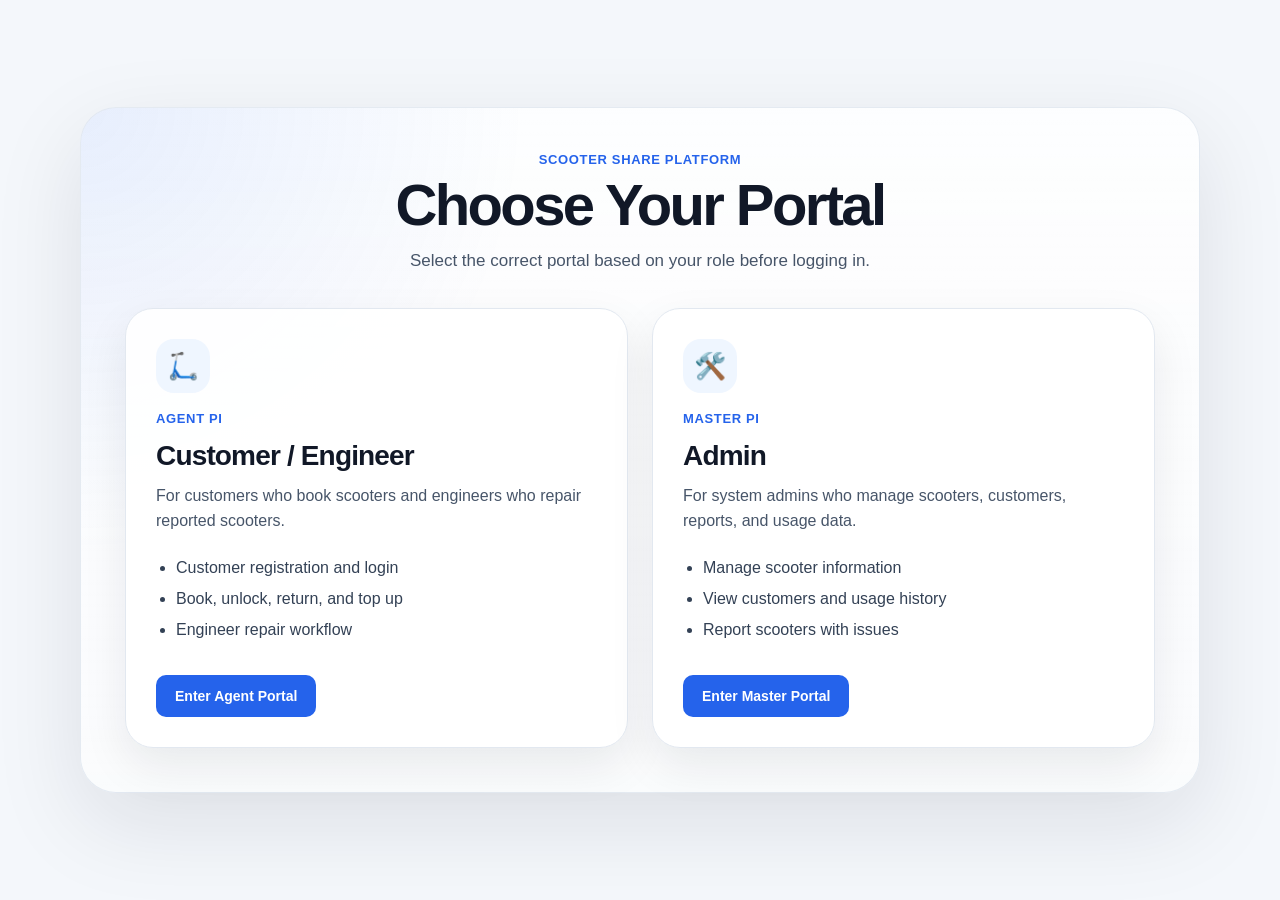
<file: frontend/index.html>
<!DOCTYPE html>
<html lang="en">
<head>
  <meta charset="UTF-8" />
  <meta name="viewport" content="width=device-width, initial-scale=1.0" />
  <title>Scooter Share Platform</title>
  <link rel="stylesheet" href="css/style.css" />
</head>
<body>
  <main class="portal-page">
    <section class="portal-shell">
        <section class="portal-header">
        <p class="eyebrow">SCOOTER SHARE PLATFORM</p>
        <h1>Choose Your Portal</h1>
        <p class="portal-subtitle">
            Select the correct portal based on your role before logging in.
        </p>
        </section>

        <section class="portal-options">
        <article class="portal-option-card">
            <div class="portal-icon">🛴</div>
            <p class="eyebrow">AGENT PI</p>
            <h2>Customer / Engineer</h2>
            <p class="portal-description">
            For customers who book scooters and engineers who repair reported scooters.
            </p>

            <ul class="portal-list">
            <li>Customer registration and login</li>
            <li>Book, unlock, return, and top up</li>
            <li>Engineer repair workflow</li>
            </ul>

            <a class="primary-button portal-action" href="agent/login.html">
            Enter Agent Portal
            </a>
        </article>

        <article class="portal-option-card">
            <div class="portal-icon">🛠️</div>
            <p class="eyebrow">MASTER PI</p>
            <h2>Admin</h2>
            <p class="portal-description">
            For system admins who manage scooters, customers, reports, and usage data.
            </p>

            <ul class="portal-list">
            <li>Manage scooter information</li>
            <li>View customers and usage history</li>
            <li>Report scooters with issues</li>
            </ul>

            <a class="primary-button portal-action" href="master/login.html">
            Enter Master Portal
            </a>
        </article>
        </section>
    </section>
   </main>
</body>
</html>
</file>
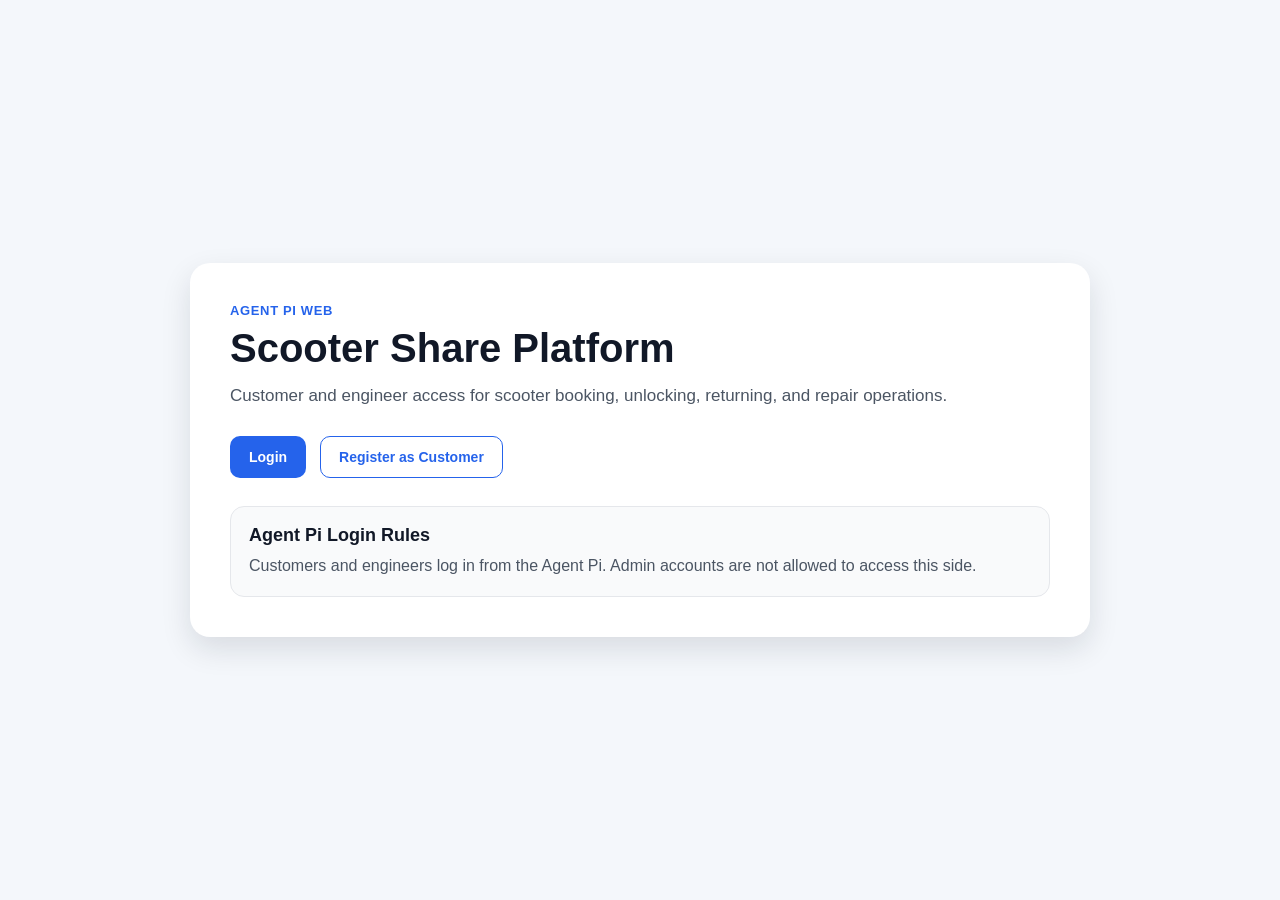
<file: frontend/agent/index.html>
<!DOCTYPE html>
<html lang="en">
<head>
  <meta charset="UTF-8" />
  <meta name="viewport" content="width=device-width, initial-scale=1.0" />
  <title>Agent Pi - Scooter Share</title>
  <link rel="stylesheet" href="../css/style.css" />
</head>
<body>
  <main class="page-container">
    <section class="hero-card">
      <p class="eyebrow">Agent Pi Web</p>
      <h1>Scooter Share Platform</h1>

      <p class="subtitle">
        Customer and engineer access for scooter booking, unlocking, returning, and repair operations.
      </p>

      <div class="action-row">
        <a class="primary-button" href="login.html">Login</a>
        <a class="secondary-button" href="register.html">Register as Customer</a>
      </div>

      <div class="info-box">
        <h2>Agent Pi Login Rules</h2>
        <p>
          Customers and engineers log in from the Agent Pi. Admin accounts are not allowed to access this side.
        </p>
      </div>
    </section>
  </main>
</body>
</html>
</file>
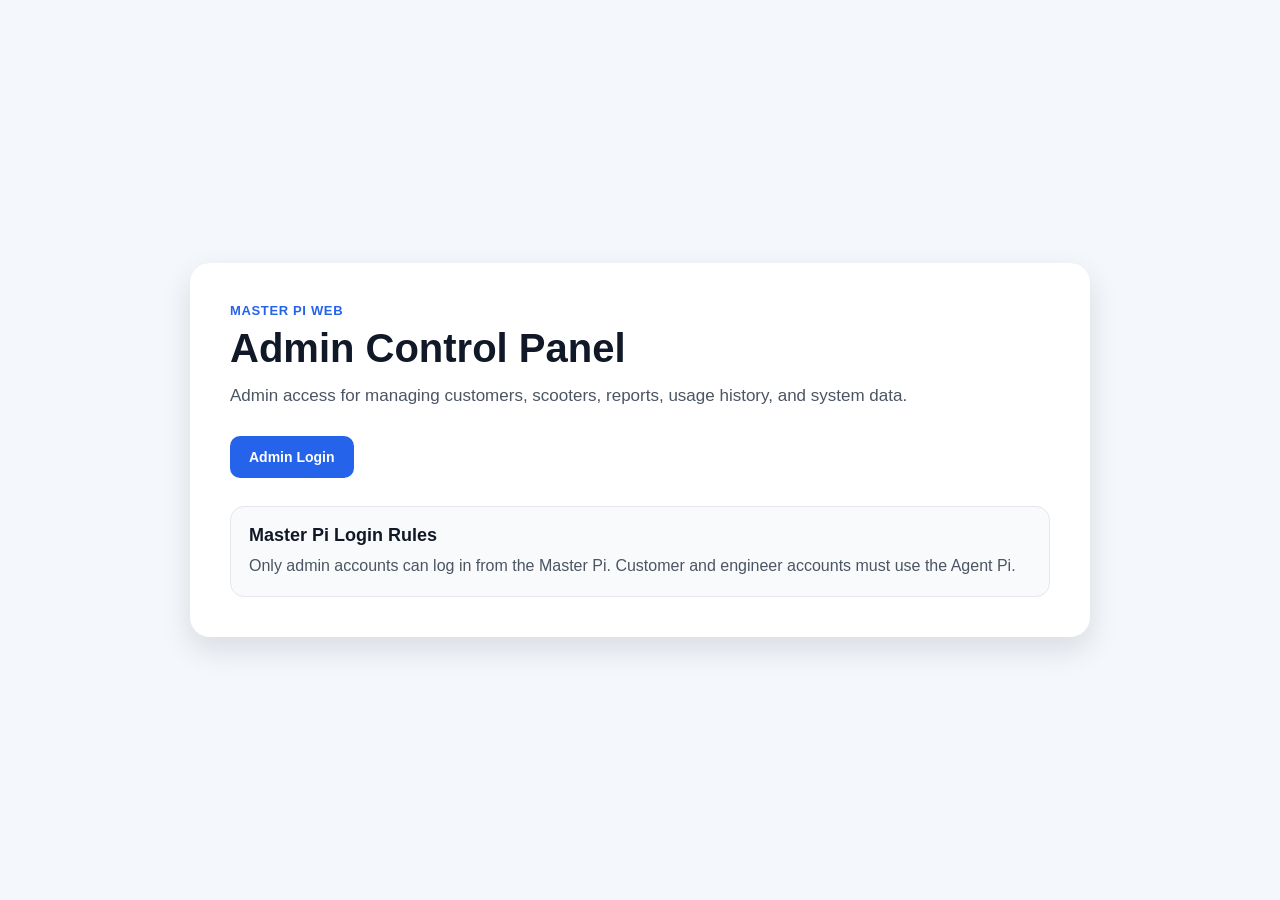
<file: frontend/master/index.html>
<!DOCTYPE html>
<html lang="en">
<head>
  <meta charset="UTF-8" />
  <meta name="viewport" content="width=device-width, initial-scale=1.0" />
  <title>Master Pi - Scooter Share Admin</title>
  <link rel="stylesheet" href="../css/style.css" />
</head>
<body>
  <main class="page-container">
    <section class="hero-card">
      <p class="eyebrow">Master Pi Web</p>
      <h1>Admin Control Panel</h1>

      <p class="subtitle">
        Admin access for managing customers, scooters, reports, usage history, and system data.
      </p>

      <div class="action-row">
        <a class="primary-button" href="login.html">Admin Login</a>
      </div>

      <div class="info-box">
        <h2>Master Pi Login Rules</h2>
        <p>
          Only admin accounts can log in from the Master Pi. Customer and engineer accounts must use the Agent Pi.
        </p>
      </div>
    </section>
  </main>
</body>
</html>
</file>
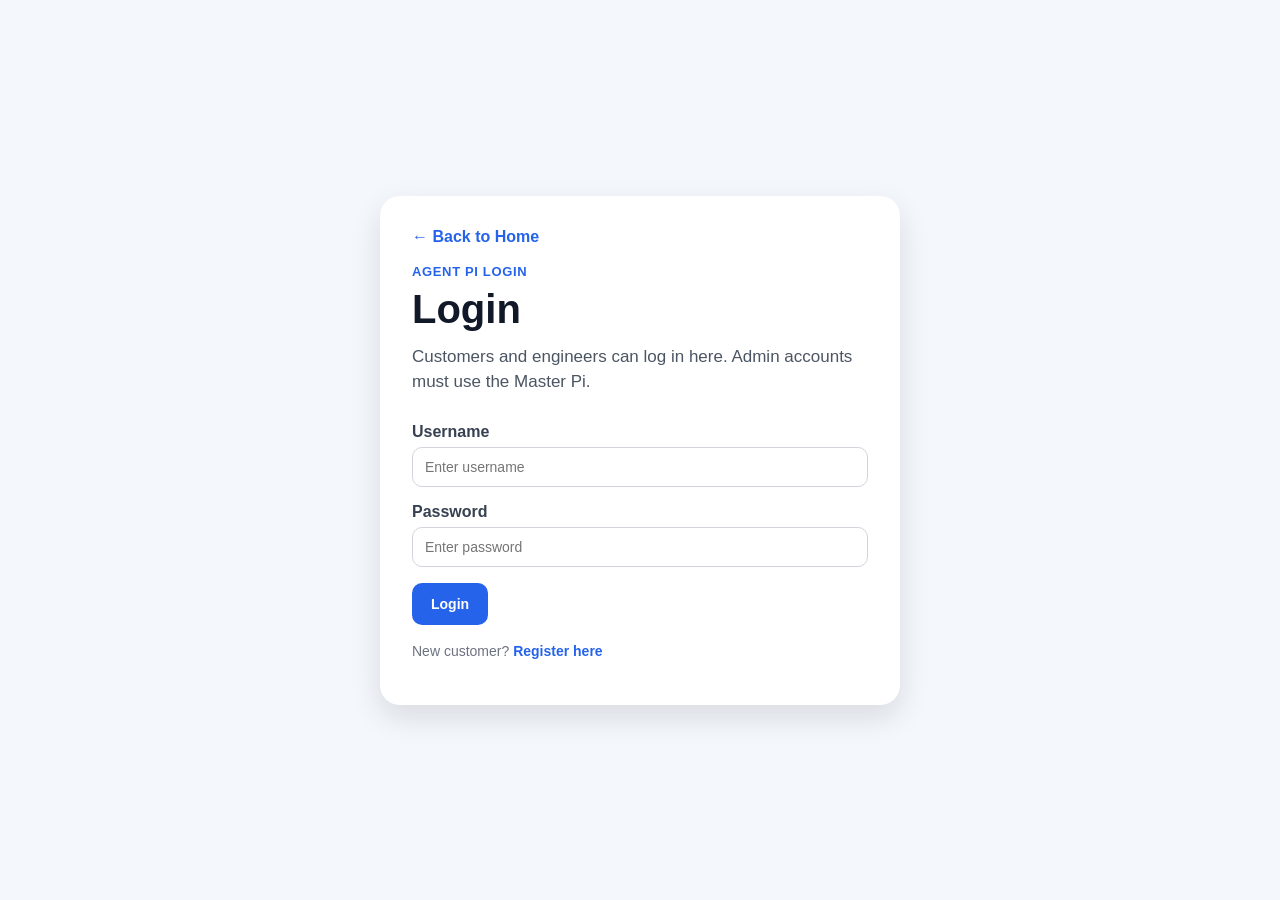
<file: frontend/agent/login.html>
<!DOCTYPE html>
<html lang="en">
<head>
  <meta charset="UTF-8" />
  <meta name="viewport" content="width=device-width, initial-scale=1.0" />
  <title>Agent Login - Scooter Share</title>
  <link rel="stylesheet" href="../css/style.css" />
</head>
<body>
  <main class="page-container">
    <section class="form-card">
      <a class="top-link" href="../index.html">← Back to Home</a>

      <p class="eyebrow">Agent Pi Login</p>
      <h1>Login</h1>

      <p class="subtitle">
        Customers and engineers can log in here. Admin accounts must use the Master Pi.
      </p>

      <form id="agent-login-form">
        <div class="form-group">
          <label for="username">Username</label>
          <input
            id="username"
            name="username"
            type="text"
            placeholder="Enter username"
            required
          />
        </div>

        <div class="form-group">
          <label for="password">Password</label>
          <input
            id="password"
            name="password"
            type="password"
            placeholder="Enter password"
            required
          />
        </div>

        <button class="primary-button" type="submit">
          Login
        </button>
      </form>

      <div id="login-message" class="message"></div>

      <p class="small-note">
        New customer?
        <a class="inline-link" href="register.html">Register here</a>
      </p>
    </section>
  </main>

  <script src="../js/config.js"></script>
  <script src="../js/api.js"></script>
  <script src="../js/auth.js"></script>
  <script src="../js/agentAuth.js"></script>
</body>
</html>
</file>
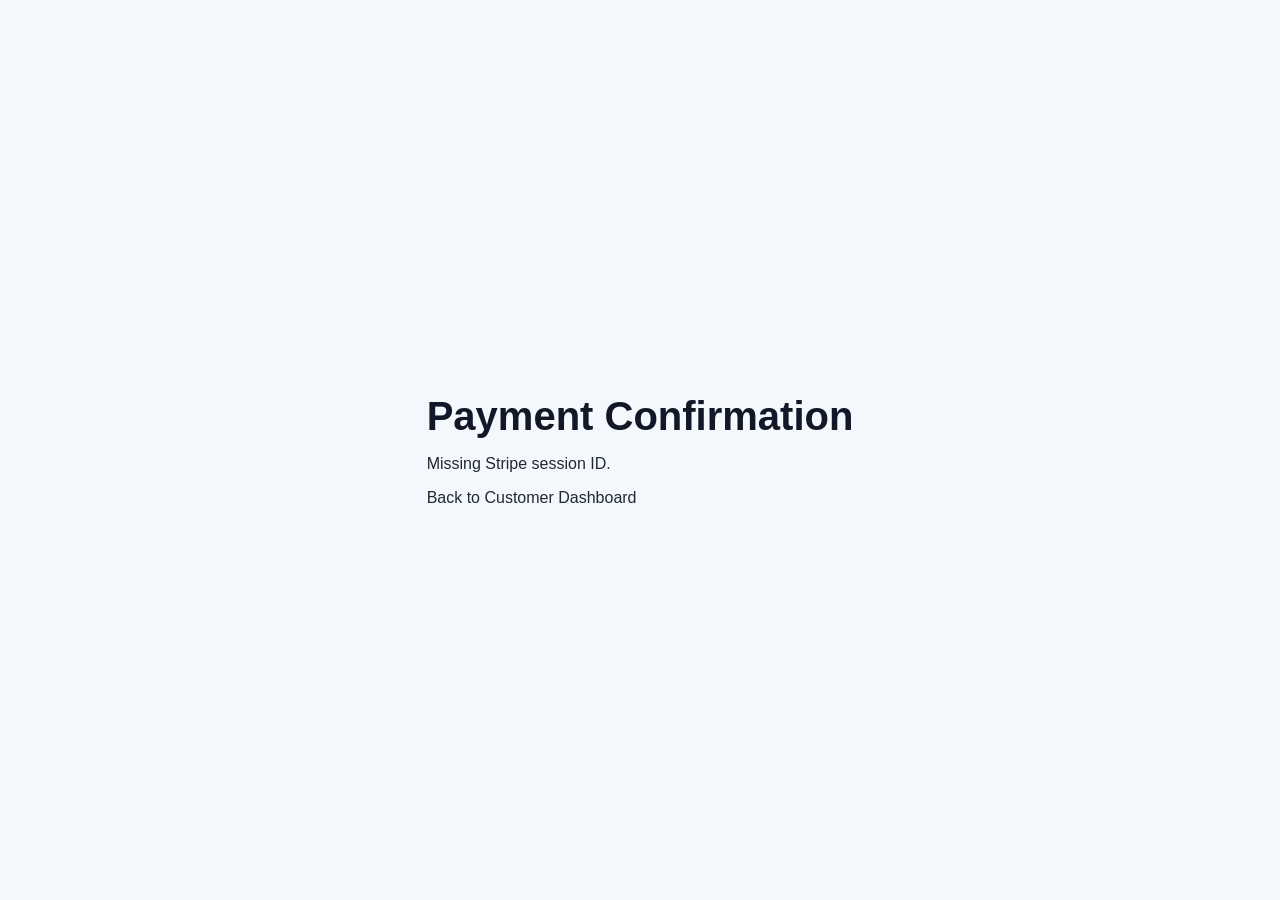
<file: frontend/agent/payment-success.html>
<!DOCTYPE html>
<html lang="en">
<head>
  <meta charset="UTF-8" />
  <meta name="viewport" content="width=device-width, initial-scale=1.0" />
  <title>Payment Success</title>
  <link rel="stylesheet" href="../css/style.css" />
</head>
<body>
  <main class="page-container">
    <section class="card">
      <h1>Payment Confirmation</h1>
      <p id="payment-status">Confirming your Stripe payment...</p>

      <a href="customer.html" class="button">Back to Customer Dashboard</a>
    </section>
  </main>

  <script src="../js/config.js"></script>
  <script src="../js/api.js"></script>
  <script src="../js/auth.js"></script>
  <script src="../js/paymentSuccess.js"></script>
</body>
</html>
</file>
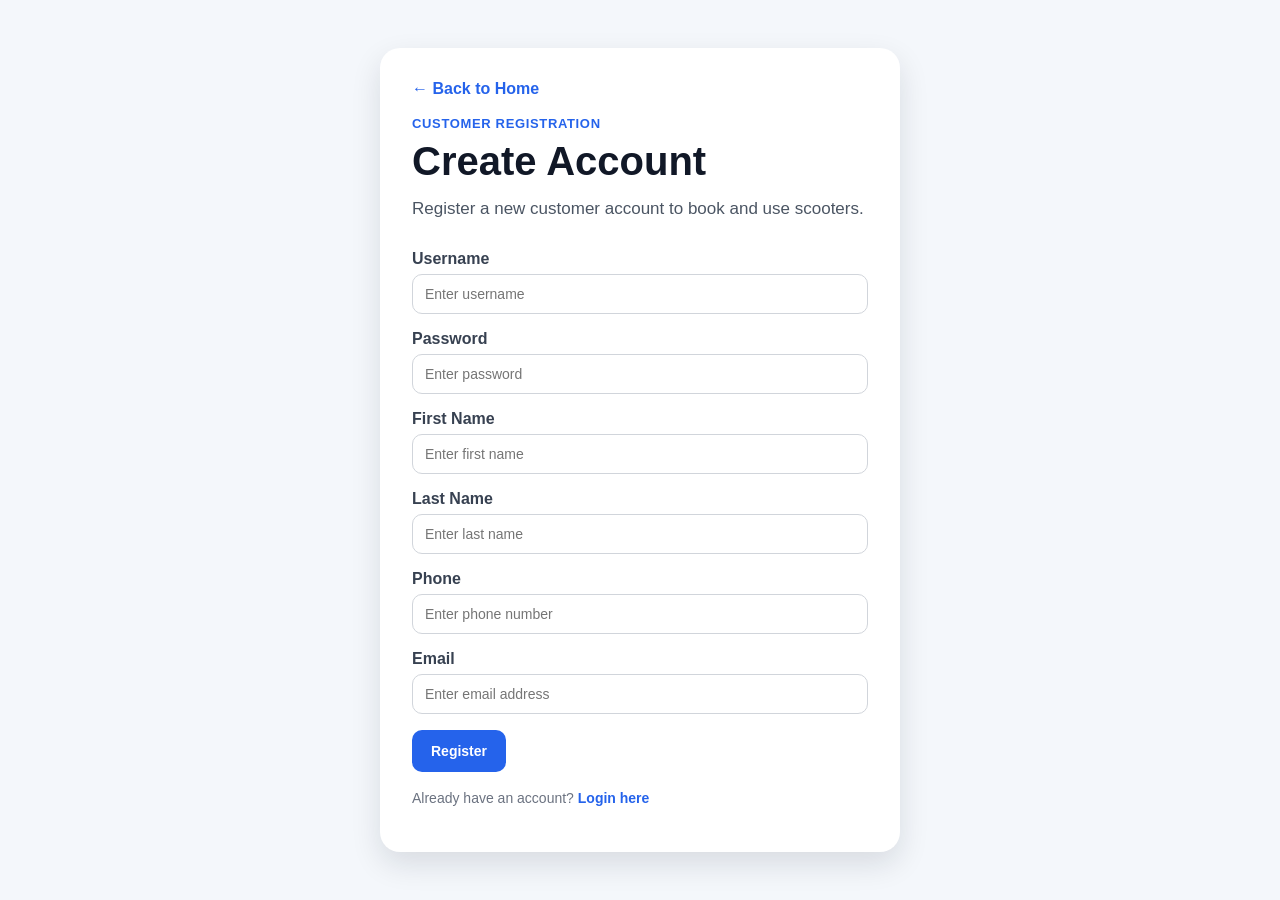
<file: frontend/agent/register.html>
<!DOCTYPE html>
<html lang="en">
<head>
  <meta charset="UTF-8" />
  <meta name="viewport" content="width=device-width, initial-scale=1.0" />
  <title>Register Customer - Scooter Share</title>
  <link rel="stylesheet" href="../css/style.css" />
</head>
<body>
  <main class="page-container">
    <section class="form-card">
      <a class="top-link" href="../index.html">← Back to Home</a>

      <p class="eyebrow">Customer Registration</p>
      <h1>Create Account</h1>

      <p class="subtitle">
        Register a new customer account to book and use scooters.
      </p>

      <form id="register-form">
        <div class="form-group">
          <label for="username">Username</label>
          <input
            id="username"
            name="username"
            type="text"
            placeholder="Enter username"
            required
          />
        </div>

        <div class="form-group">
          <label for="password">Password</label>
          <input
            id="password"
            name="password"
            type="password"
            placeholder="Enter password"
            required
          />
        </div>

        <div class="form-group">
          <label for="first_name">First Name</label>
          <input
            id="first_name"
            name="first_name"
            type="text"
            placeholder="Enter first name"
            required
          />
        </div>

        <div class="form-group">
          <label for="last_name">Last Name</label>
          <input
            id="last_name"
            name="last_name"
            type="text"
            placeholder="Enter last name"
            required
          />
        </div>

        <div class="form-group">
          <label for="phone">Phone</label>
          <input
            id="phone"
            name="phone"
            type="tel"
            placeholder="Enter phone number"
            required
          />
        </div>

        <div class="form-group">
          <label for="email">Email</label>
          <input
            id="email"
            name="email"
            type="email"
            placeholder="Enter email address"
            required
          />
        </div>

        <button class="primary-button" type="submit">
          Register
        </button>
      </form>

      <div id="register-message" class="message"></div>

      <p class="small-note">
        Already have an account?
        <a class="inline-link" href="login.html">Login here</a>
      </p>
    </section>
  </main>

  <script src="../js/config.js"></script>
  <script src="../js/api.js"></script>
  <script src="../js/auth.js"></script>
  <script src="../js/agentAuth.js"></script>
</body>
</html>
</file>
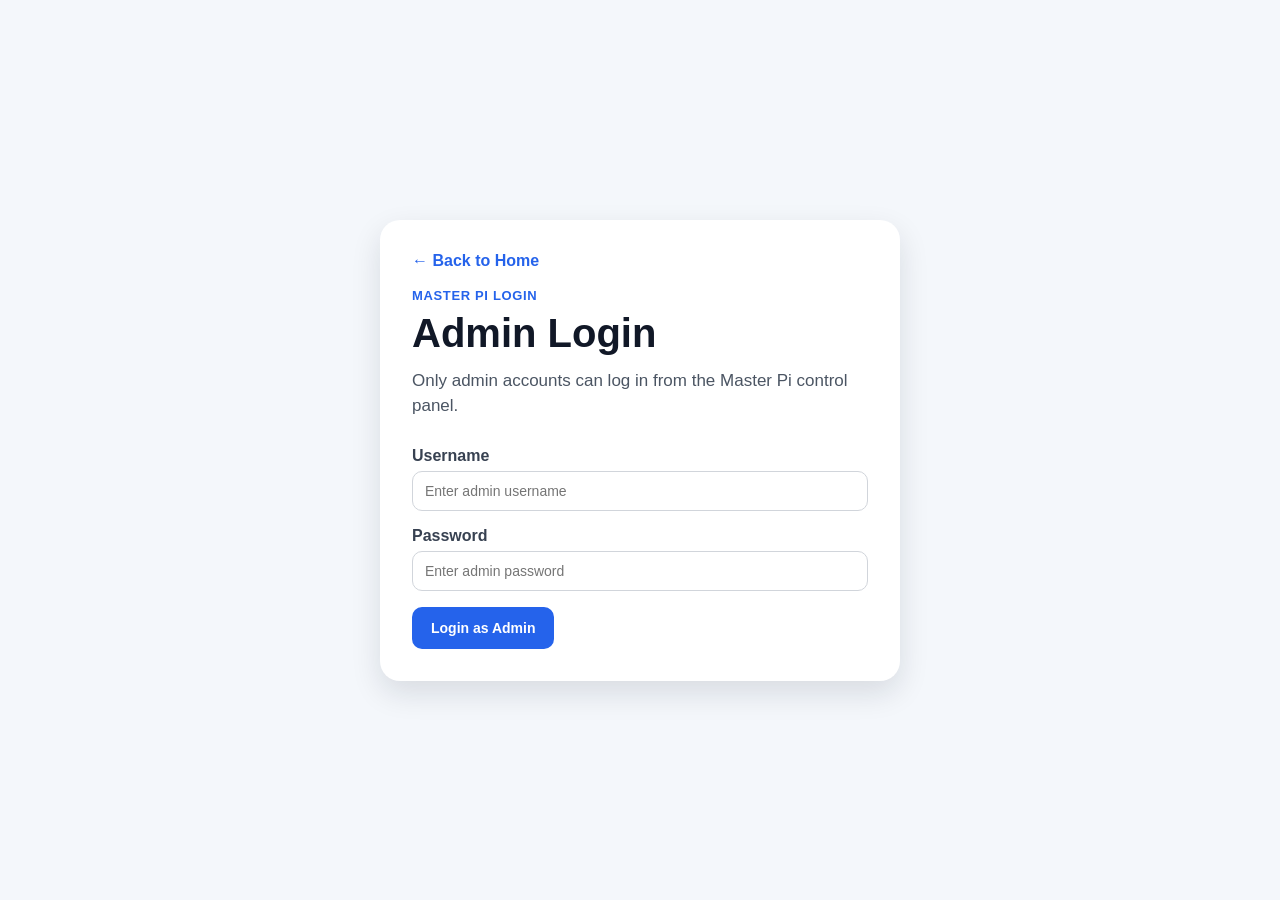
<file: frontend/master/admin.html>
<!DOCTYPE html>
<html lang="en">
<head>
  <meta charset="UTF-8" />
  <meta name="viewport" content="width=device-width, initial-scale=1.0" />
  <title>Admin Dashboard - Scooter Share</title>
  <link rel="stylesheet" href="../css/style.css" />
</head>
<body>
  <main class="dashboard-page">
    <header class="dashboard-header">
      <div>
        <p class="eyebrow">Master Pi Admin</p>
        <h1>Admin Dashboard</h1>
        <p id="admin-welcome" class="subtitle">Loading admin information...</p>
      </div>

      <button id="logout-button" class="danger-button" type="button">
        Logout
      </button>
    </header>

    <section class="panel">
      <div class="section-title-row">
        <div>
          <h2>Scooter Management</h2>
          <p class="small-note">
            View, add, modify, delete, and report scooters with issues.
          </p>
        </div>

        <button id="refresh-scooters-button" class="secondary-button" type="button">
          Refresh Scooters
        </button>
      </div>

      <div id="admin-scooter-list" class="card-grid"></div>
    </section>

    <section class="dashboard-grid">
      <article class="panel">
        <h2>Add / Update Scooter</h2>

        <form id="scooter-form">
          <div class="form-group">
            <label for="scooter-id">Scooter ID</label>
            <input id="scooter-id" type="text" placeholder="Example: S006" required />
          </div>

          <div class="form-group">
            <label for="scooter-make">Make</label>
            <input id="scooter-make" type="text" placeholder="Example: Suzuki" required />
          </div>

          <div class="form-group">
            <label for="scooter-colour">Colour</label>
            <input id="scooter-colour" type="text" placeholder="Example: Green" required />
          </div>

          <div class="form-group">
            <label for="scooter-location">Location</label>
            <input id="scooter-location" type="text" placeholder="Example: RMIT Vietnam SGS" required />
          </div>

          <div class="form-group">
            <label for="scooter-latitude">Latitude</label>
            <input id="scooter-latitude" type="number" step="any" placeholder="Example: 10.729367" required />
          </div>

          <div class="form-group">
            <label for="scooter-longitude">Longitude</label>
            <input id="scooter-longitude" type="number" step="any" placeholder="Example: 106.693128" required />
          </div>

          <div class="form-group">
            <label for="scooter-cost">Cost Per Minute</label>
            <input id="scooter-cost" type="number" step="0.01" min="0" placeholder="Example: 0.60" required />
          </div>

          <div class="form-group">
            <label for="scooter-status">Status</label>
            <select id="scooter-status">
              <option value="Available">Available</option>
              <option value="Booked">Booked</option>
              <option value="Occupying">Occupying</option>
              <option value="To Be Repaired">To Be Repaired</option>
              <option value="Under Repair">Under Repair</option>
              <option value="Unavailable">Unavailable</option>
            </select>
          </div>

          <div class="action-row">
            <button class="primary-button" type="submit">Save Scooter</button>
            <button id="clear-scooter-form-button" class="secondary-button" type="button">
              Clear Form
            </button>
          </div>
        </form>
      </article>

      <article class="panel">
        <h2>Report Scooter Issue</h2>

        <form id="admin-report-form">
          <div class="form-group">
            <label for="report-scooter-id">Scooter ID</label>
            <input id="report-scooter-id" type="text" placeholder="Example: S001" required />
          </div>

          <div class="form-group">
            <label for="issue-description">Issue Description</label>
            <textarea id="issue-description" placeholder="Describe the scooter issue" required></textarea>
          </div>

          <button class="primary-button" type="submit">
            Submit Issue Report
          </button>
        </form>

        <div id="report-result-box" class="info-box">
          <h2>Email + Map Status</h2>
          <p class="small-note">
            Submit an issue report to notify engineers and share the scooter location.
          </p>
          <div id="report-result-content" class="empty-state">
            No issue report submitted yet.
          </div>
        </div>
      </article>
    </section>

    <section class="dashboard-grid">
      <article class="panel">
        <div class="section-title-row">
          <div>
            <h2>Customers</h2>
            <p class="small-note">View basic customer information and balance.</p>
          </div>

          <button id="refresh-customers-button" class="secondary-button" type="button">
            Refresh Customers
          </button>
        </div>

        <div id="customer-list" class="table-container"></div>
      </article>

      <article class="panel">
        <div class="section-title-row">
          <div>
            <h2>Usage History</h2>
            <p class="small-note">View completed scooter usage records.</p>
          </div>

          <button id="refresh-usage-button" class="secondary-button" type="button">
            Refresh Usage
          </button>
        </div>

        <div id="usage-history-list" class="table-container"></div>
      </article>
    </section>

    <section class="panel">
      <div class="section-title-row">
        <div>
          <h2>Usage Report</h2>
          <p class="small-note">
            Generate scooter usage report by day or by week.
          </p>
        </div>

        <div class="action-row">
          <select id="usage-report-group">
            <option value="day">By Day</option>
            <option value="week">By Week</option>
          </select>

          <button id="refresh-usage-report-button" class="secondary-button" type="button">
            Refresh Report
          </button>
        </div>
      </div>

      <div id="usage-report-summary" class="card-grid"></div>
      <div id="usage-report-chart" class="table-container"></div>
    </section>

    <div id="admin-message" class="message"></div>
  </main>

  <script src="../js/config.js"></script>
  <script src="../js/api.js"></script>
  <script src="../js/auth.js"></script>
  <script src="../js/admin.js"></script>
</body>
</html>
</file>
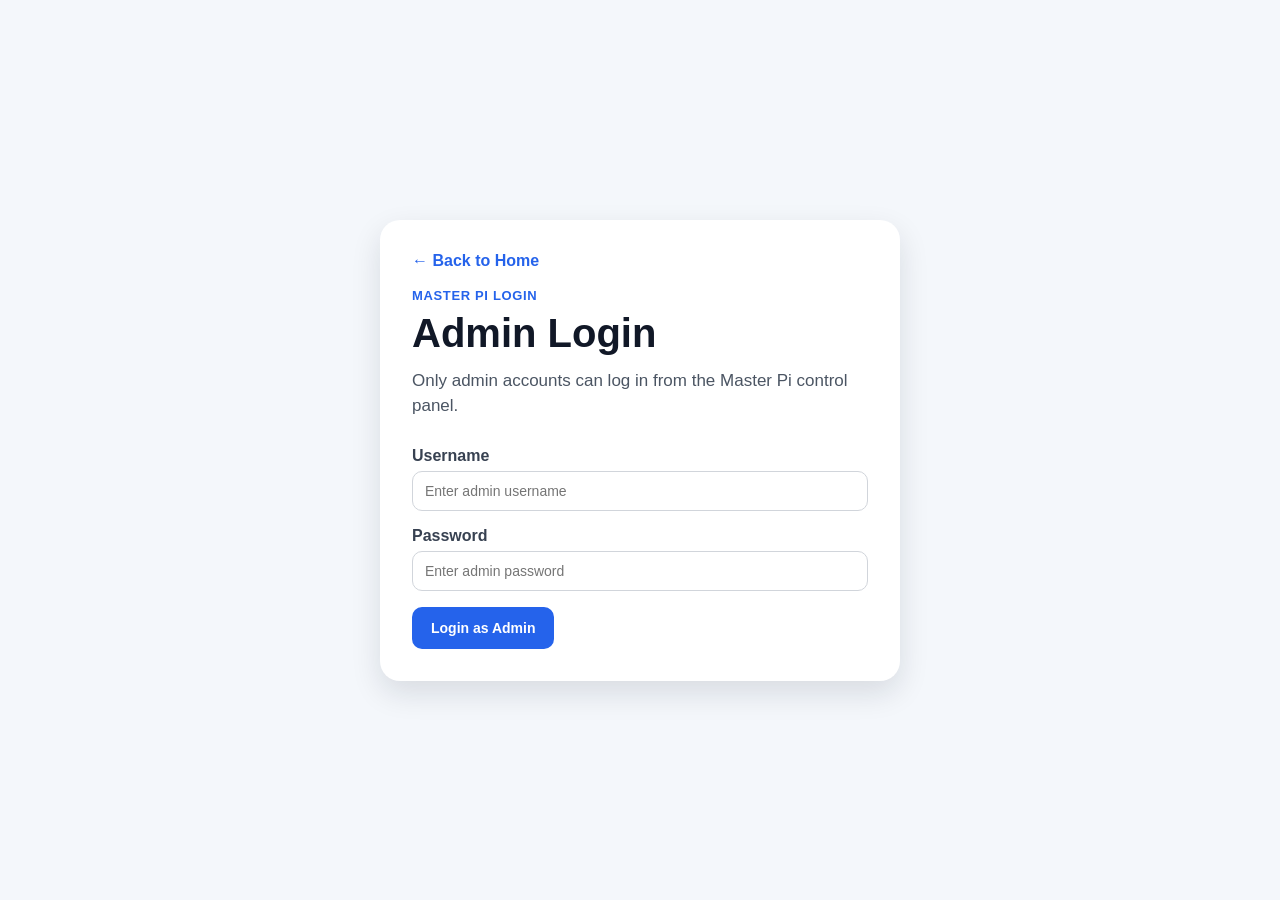
<file: frontend/master/login.html>
<!DOCTYPE html>
<html lang="en">
<head>
  <meta charset="UTF-8" />
  <meta name="viewport" content="width=device-width, initial-scale=1.0" />
  <title>Admin Login - Scooter Share</title>
  <link rel="stylesheet" href="../css/style.css" />
</head>
<body>
  <main class="page-container">
    <section class="form-card">
      <a class="top-link" href="../index.html">← Back to Home</a>

      <p class="eyebrow">Master Pi Login</p>
      <h1>Admin Login</h1>

      <p class="subtitle">
        Only admin accounts can log in from the Master Pi control panel.
      </p>

      <form id="master-login-form">
        <div class="form-group">
          <label for="username">Username</label>
          <input
            id="username"
            name="username"
            type="text"
            placeholder="Enter admin username"
            required
          />
        </div>

        <div class="form-group">
          <label for="password">Password</label>
          <input
            id="password"
            name="password"
            type="password"
            placeholder="Enter admin password"
            required
          />
        </div>

        <button class="primary-button" type="submit">
          Login as Admin
        </button>
      </form>

      <div id="master-login-message" class="message"></div>
    </section>
  </main>

  <script src="../js/config.js"></script>
  <script src="../js/api.js"></script>
  <script src="../js/auth.js"></script>
  <script src="../js/masterAuth.js"></script>
</body>
</html>
</file>
<file: frontend/css/style.css>
* {
  box-sizing: border-box;
}

body {
  margin: 0;
  font-family: Arial, Helvetica, sans-serif;
  background: #f4f7fb;
  color: #1f2937;
}

a {
  color: inherit;
  text-decoration: none;
}

.page-container {
  min-height: 100vh;
  display: flex;
  align-items: center;
  justify-content: center;
  padding: 32px;
}

.hero-card {
  width: 100%;
  max-width: 900px;
  background: #ffffff;
  border-radius: 20px;
  padding: 40px;
  box-shadow: 0 12px 30px rgba(15, 23, 42, 0.12);
}

.eyebrow {
  margin: 0 0 8px;
  color: #2563eb;
  font-weight: 700;
  letter-spacing: 0.05em;
  text-transform: uppercase;
  font-size: 13px;
}

h1 {
  margin: 0;
  font-size: 40px;
  color: #111827;
}

h2 {
  margin-top: 0;
  color: #111827;
}

.subtitle {
  margin-top: 12px;
  margin-bottom: 28px;
  color: #4b5563;
  font-size: 17px;
  line-height: 1.5;
}

.action-row {
  display: flex;
  gap: 14px;
  flex-wrap: wrap;
  margin-top: 28px;
}

.primary-button,
.secondary-button,
.danger-button {
  display: inline-block;
  border-radius: 10px;
  padding: 12px 18px;
  font-weight: 700;
  border: 1px solid transparent;
  cursor: pointer;
  font-size: 14px;
}

.primary-button {
  background: #2563eb;
  color: white;
}

.primary-button:hover {
  background: #1d4ed8;
}

.secondary-button {
  background: #ffffff;
  color: #2563eb;
  border-color: #2563eb;
}

.secondary-button:hover {
  background: #eff6ff;
}

.danger-button {
  background: #dc2626;
  color: white;
}

.danger-button:hover {
  background: #b91c1c;
}

.info-box {
  margin-top: 28px;
  padding: 18px;
  border-radius: 14px;
  background: #f9fafb;
  border: 1px solid #e5e7eb;
}

.info-box h2 {
  margin: 0 0 8px;
  font-size: 18px;
}

.info-box p {
  margin: 0;
  color: #4b5563;
  line-height: 1.5;
}

.form-card {
  width: 100%;
  max-width: 520px;
  background: #ffffff;
  border-radius: 20px;
  padding: 32px;
  box-shadow: 0 12px 30px rgba(15, 23, 42, 0.12);
}

.form-group {
  margin-bottom: 16px;
}

label {
  display: block;
  margin-bottom: 6px;
  font-weight: 700;
  color: #374151;
}

input,
select,
textarea {
  width: 100%;
  border: 1px solid #d1d5db;
  border-radius: 10px;
  padding: 11px 12px;
  font-size: 14px;
  font-family: inherit;
}

textarea {
  min-height: 90px;
  resize: vertical;
}

input:focus,
select:focus,
textarea:focus {
  outline: none;
  border-color: #2563eb;
}

.message {
  margin-top: 14px;
  padding: 12px;
  border-radius: 10px;
  display: none;
}

.message.success {
  display: block;
  background: #ecfdf5;
  color: #047857;
  border: 1px solid #a7f3d0;
}

.message.error {
  display: block;
  background: #fef2f2;
  color: #b91c1c;
  border: 1px solid #fecaca;
}

.top-link {
  display: inline-block;
  margin-bottom: 18px;
  color: #2563eb;
  font-weight: 700;
}

@media (max-width: 800px) {
  h1 {
    font-size: 32px;
  }

  .hero-card,
  .form-card {
    padding: 28px;
  }
}

.inline-link {
  color: #2563eb;
  font-weight: 700;
}

.inline-link:hover {
  text-decoration: underline;
}

.small-note {
  margin-top: 18px;
  color: #6b7280;
  font-size: 14px;
}

.dashboard-page {
  width: 100%;
  max-width: 1180px;
  margin: 0 auto;
  padding: 32px;
}

.dashboard-header {
  display: flex;
  align-items: flex-start;
  justify-content: space-between;
  gap: 20px;
  background: #ffffff;
  border-radius: 20px;
  padding: 28px;
  box-shadow: 0 12px 30px rgba(15, 23, 42, 0.1);
  margin-bottom: 24px;
}

.dashboard-grid {
  display: grid;
  grid-template-columns: repeat(2, 1fr);
  gap: 20px;
  margin-bottom: 24px;
}

.panel {
  background: #ffffff;
  border-radius: 18px;
  padding: 24px;
  box-shadow: 0 8px 20px rgba(15, 23, 42, 0.08);
  border: 1px solid #e5e7eb;
  margin-bottom: 24px;
}

.panel h2 {
  margin-bottom: 12px;
}

.balance-text {
  font-size: 36px;
  font-weight: 800;
  margin: 12px 0 20px;
  color: #047857;
}

.compact-form {
  margin-top: 14px;
}

.inline-form-row {
  display: flex;
  gap: 10px;
  align-items: center;
}

.inline-form-row input {
  flex: 1;
}

.section-title-row {
  display: flex;
  justify-content: space-between;
  align-items: flex-start;
  gap: 16px;
  margin-bottom: 18px;
}

.card-grid {
  display: grid;
  grid-template-columns: repeat(3, 1fr);
  gap: 18px;
}

.data-card {
  border: 1px solid #e5e7eb;
  background: #f9fafb;
  border-radius: 14px;
  padding: 18px;
}

.data-card h3 {
  margin: 0 0 10px;
  color: #111827;
}

.data-card p {
  margin: 6px 0;
  color: #4b5563;
}

.badge {
  display: inline-block;
  padding: 5px 9px;
  border-radius: 999px;
  font-size: 12px;
  font-weight: 700;
  background: #dbeafe;
  color: #1d4ed8;
}

.empty-state {
  color: #6b7280;
  background: #f9fafb;
  border: 1px dashed #d1d5db;
  border-radius: 12px;
  padding: 16px;
}

@media (max-width: 900px) {
  .dashboard-header,
  .section-title-row {
    flex-direction: column;
  }

  .dashboard-grid,
  .card-grid {
    grid-template-columns: 1fr;
  }
}

button:disabled,
.primary-button:disabled,
.secondary-button:disabled {
  opacity: 0.5;
  cursor: not-allowed;
} 

.table-container {
  width: 100%;
  overflow-x: auto;
}

.data-table {
  width: 100%;
  border-collapse: collapse;
  font-size: 14px;
}

.data-table th,
.data-table td {
  border-bottom: 1px solid #e5e7eb;
  padding: 10px;
  text-align: left;
  vertical-align: top;
}

.data-table th {
  background: #f9fafb;
  color: #374151;
  font-weight: 800;
}

.data-table tr:hover {
  background: #f9fafb;
}

.card-actions {
  display: flex;
  flex-wrap: wrap;
  gap: 8px;
  margin-top: 12px;
}

.mini-button {
  border: 1px solid #d1d5db;
  background: #ffffff;
  color: #1f2937;
  border-radius: 8px;
  padding: 8px 10px;
  font-weight: 700;
  cursor: pointer;
  font-size: 12px;
}

.mini-button:hover {
  border-color: #2563eb;
  color: #2563eb;
}

.mini-button.danger {
  border-color: #fecaca;
  color: #b91c1c;
}

.mini-button.danger:hover {
  background: #fef2f2;
}
.portal-page {
  min-height: 100vh;
  padding: 40px 24px;
  display: flex;
  align-items: center;
  justify-content: center;
}

.portal-shell {
  width: 100%;
  max-width: 1120px;
  padding: 44px;
  border-radius: 36px;
  background:
    radial-gradient(circle at top left, rgba(37, 99, 235, 0.10), transparent 34%),
    linear-gradient(180deg, rgba(255, 255, 255, 0.82), rgba(255, 255, 255, 0.58));
  border: 1px solid rgba(226, 232, 240, 0.9);
  box-shadow: 0 30px 90px rgba(15, 23, 42, 0.10);
}

.portal-header {
  max-width: 720px;
  text-align: center;
  margin: 0 auto 34px;
}

.portal-header h1 {
  margin: 8px 0 12px;
  font-size: clamp(40px, 5vw, 58px);
  line-height: 1.04;
  letter-spacing: -0.045em;
}

.portal-subtitle {
  margin: 0 auto;
  max-width: 560px;
  color: #475569;
  font-size: 17px;
  line-height: 1.6;
}

.portal-options {
  display: grid;
  grid-template-columns: repeat(2, minmax(0, 1fr));
  gap: 24px;
}

.portal-option-card {
  background: rgba(255, 255, 255, 0.94);
  border: 1px solid #e2e8f0;
  border-radius: 28px;
  padding: 30px;
  box-shadow: 0 18px 46px rgba(15, 23, 42, 0.08);
  display: flex;
  flex-direction: column;
  min-height: 390px;
  transition: transform 0.2s ease, box-shadow 0.2s ease;
}

.portal-option-card:hover {
  transform: translateY(-4px);
  box-shadow: 0 28px 68px rgba(15, 23, 42, 0.13);
}

.portal-icon {
  width: 54px;
  height: 54px;
  border-radius: 18px;
  background: #eff6ff;
  display: flex;
  align-items: center;
  justify-content: center;
  font-size: 26px;
  margin-bottom: 18px;
}

.portal-option-card h2 {
  margin: 6px 0 12px;
  font-size: 28px;
  line-height: 1.15;
  letter-spacing: -0.03em;
}

.portal-description {
  color: #475569;
  line-height: 1.55;
  margin: 0 0 20px;
}

.portal-list {
  margin: 0 0 28px;
  padding-left: 20px;
  color: #334155;
  line-height: 1.7;
}

.portal-list li {
  margin-bottom: 4px;
}

.portal-action {
  margin-top: auto;
  display: inline-flex;
  width: fit-content;
  text-decoration: none;
  align-items: center;
  justify-content: center;
  padding: 12px 18px;
}

a.primary-button,
a.primary-button:visited {
  color: #ffffff;
  text-decoration: none;
}

a.primary-button:hover {
  color: #ffffff;
}

@media (max-width: 820px) {
  .portal-page {
    padding: 24px 14px;
    align-items: flex-start;
  }

  .portal-shell {
    padding: 28px 18px;
    border-radius: 28px;
  }

  .portal-options {
    grid-template-columns: 1fr;
  }

  .portal-option-card {
    min-height: auto;
  }

  .usage-bar-track {
    width: 120px;
    height: 10px;
    border-radius: 999px;
    background: #e2e8f0;
    overflow: hidden;
  }

  .usage-bar-fill {
    height: 100%;
    border-radius: 999px;
    background: #2563eb;
  }

  #usage-report-summary {
    margin: 20px 0;
  }

  #usage-report-summary .data-card h3 {
    margin-bottom: 6px;
    font-size: 26px;
    color: #047857;
  }

  #report-result-content.data-card {
    margin-top: 16px;
  }

}
</file>
